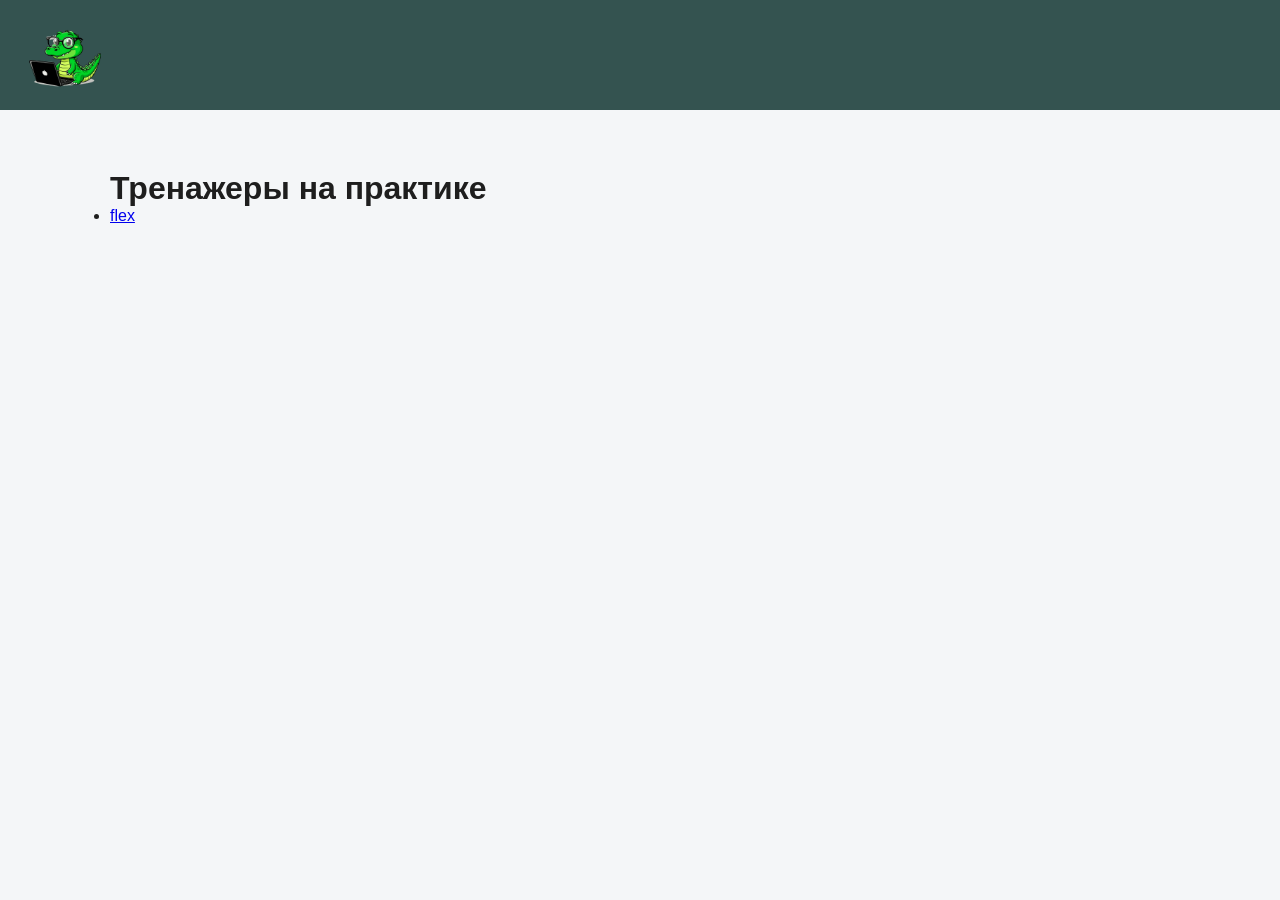
<file: index.html>
<!DOCTYPE html>
<html lang="en">
<head>
    <meta charset="UTF-8">
    <meta name="viewport" content="width=device-width, initial-scale=1.0">
    <link rel="stylesheet" href="style.css">
    <title>Document</title>
</head>
<body>
    <header class="">
        <img src="./croco.png" alt="">
    </header>
    <div class="container">
        <h1>Тренажеры на практике</h1>
        <ul>
            <li><a href="./flex/theory.html">flex</a></li>
        </ul>
    </div>


    <script>
        let progress = 0
        const arr = [1,2,3]
        console.log(arr.__proto__)
        console.log(arr.prototype)
        console.log(Object.__proto__)

        window.addEventListener('DOMContentLoaded', ()=>{
             const sqs = document.querySelector('.sqs')
        const form = document.getElementById('form')
        const input = document.querySelector('#form input[type="text"]')
        let inputValue = ''
        input?.addEventListener('input', (e)=>{
            inputValue = e.target.value
            
        })
        console.log(inputValue)
        
        const message = document.querySelector('.message')
        let sms = ''
        form.addEventListener('submit', (e)=>{
            e.preventDefault()
           
            
           
            if(inputValue === 'column'){
                message.innerText = 'true'
                sqs.style.flexDirection = 'column'
                progress = 1
            }else{
                
                 message.innerText = 'think again'
            }
        })
        })
       
    </script>
</body>
</html>
</file>
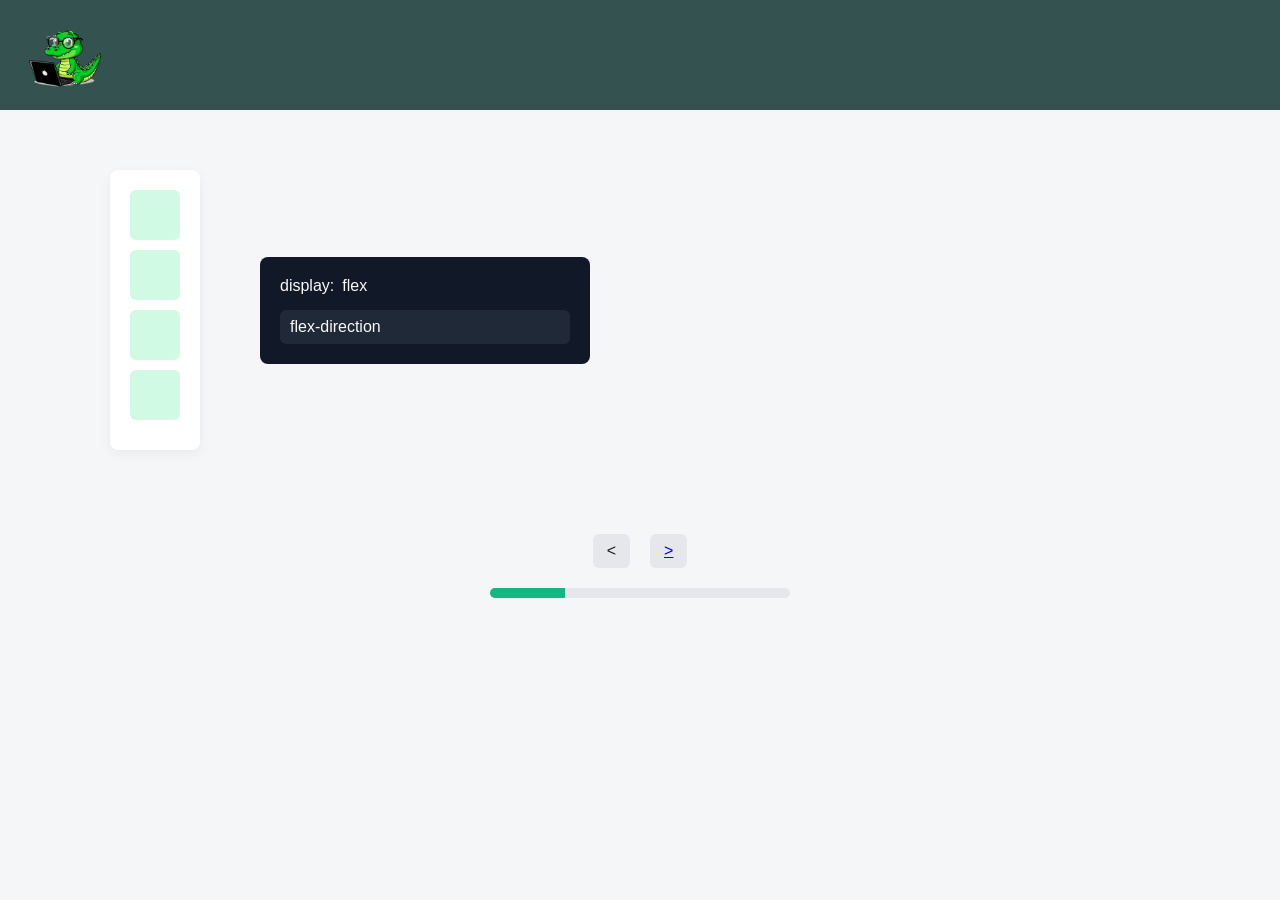
<file: flex/1.html>
<!DOCTYPE html>
<html lang="en">
<head>
    <meta charset="UTF-8">
    <meta name="viewport" content="width=device-width, initial-scale=1.0">
    <link rel="stylesheet" href="../style.css">
    <title>Document</title>
</head>
<body>
    <header class="">
        <img src="../croco.png" alt="">
    </header>
    <div class="container flex1">
        <div class="z1">
            <div class="z1__wrapper">
                <div class="z1__left">
                    <div class="sqs">
                        <div class="sq"></div>
                        <div class="sq"></div>
                        <div class="sq"></div>
                        <div class="sq"></div>
                    </div>
                </div>

                <div class="z1__right">

                    <div class="code">
                        <div class="code__row">
                            <p>display:</p>
                            <p>flex</p>
                        </div>
                        
                        <form id="form">

                        <label for="ask">
                            <p>flex-direction</p>
                            <input type="text" id="ask"></label>
                        
                    </form>
                    </div>
                    
                   
                </div>
            </div>
             <p class="message"></p>
        </div>

         <div class="progress-container"> 
         <div class="btns-nav-lessons">
            
            <a class="btn back" ><</a>
            <a class="btn forward" href="./2.html">></a>
        </div>

        <div class="progress">
            <div class="progress__line">
              <div class="progress_val"></div>
            </div>
        </div>
           </div>

       
    </div>


    <script>
        let progress = 1
        let countTrains = 4
        const progressVal = document.querySelector('.progress_val')
        progressVal.style.width = (progress/countTrains)*100 + `%` 
        console.log( progressVal.style.width)
        window.addEventListener('DOMContentLoaded', ()=>{
        const sqs = document.querySelector('.sqs')
        const form = document.getElementById('form')
        const input = document.querySelector('#form input[type="text"]')
        let inputValue = ''
        input?.addEventListener('input', (e)=>{
            inputValue = e.target.value
            
        })
        console.log(inputValue)
        
        const message = document.querySelector('.message')
        let sms = ''
        form.addEventListener('submit', (e)=>{
            e.preventDefault()
           
            
           
            if(inputValue === 'column'){
                message.innerText = 'true'
                sqs.style.flexDirection = 'column'
                progress = 1
            }else{
                
                 message.innerText = 'think again'
            }
        })
        })
       
    </script>
</body>
</html>
</file>
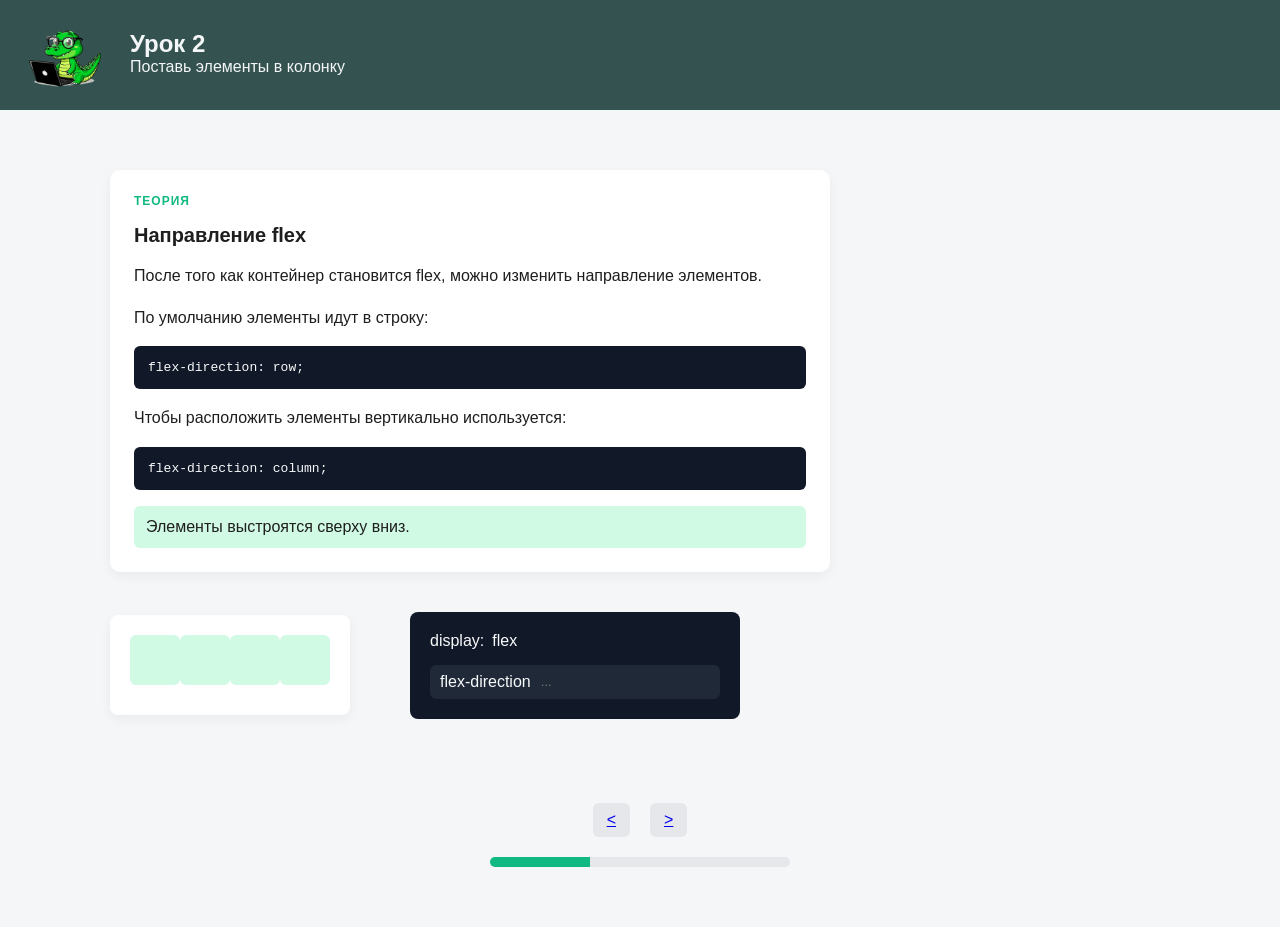
<file: flex/2.html>
<!DOCTYPE html>
<html lang="en">
<head>
<meta charset="UTF-8">
<meta name="viewport" content="width=device-width, initial-scale=1.0">
<link rel="stylesheet" href="../style.css">
<title>Flex 2</title>
</head>
<body>

<header>
<img src="../croco.png" alt="">
<div class="desc">
<h2>Урок 2</h2>
<p>Поставь элементы в колонку</p>
</div>

</header>

<div class="container flex1">


<div class="theory">

<div class="theory__badge">Теория</div>

<div class="theory__title">
Направление flex
</div>

<p>
После того как контейнер становится flex, можно изменить направление элементов.
</p>

<p>
По умолчанию элементы идут в строку:
</p>

<div class="code-block">
flex-direction: row;
</div>

<p>
Чтобы расположить элементы вертикально используется:
</p>

<div class="code-block">
flex-direction: column;
</div>

<div class="result">
Элементы выстроятся сверху вниз.
</div>

</div>

<div class="z1">

<div class="z1__wrapper">

<div class="z1__left">

<div class="sqs" style="display:flex">

<div class="sq"></div>
<div class="sq"></div>
<div class="sq"></div>
<div class="sq"></div>

</div>

</div>

<div class="z1__right">

<div class="code">

<div class="code__row">
<p>display:</p>
<p>flex</p>
</div>

<form id="form">

<label>
<p>flex-direction</p>
<input type="text" placeholder="...">
</label>

</form>

</div>

</div>

</div>

<p class="message"></p>

</div>

<div class="progress-container">

<div class="btns-nav-lessons">
<a class="btn back" href="./1.html"><</a>
<a class="btn forward" href="./3.html">></a>
</div>

<div class="progress">
<div class="progress__line">
<div class="progress_val"></div>
</div>
</div>

</div>

</div>

<script src="../script.js"></script>

<script>


trainer({
answer:'column',
lessonNumber:2,
apply:(sqs)=>{
sqs.style.flexDirection='column'
}
})

</script>

</body>
</html>
</file>
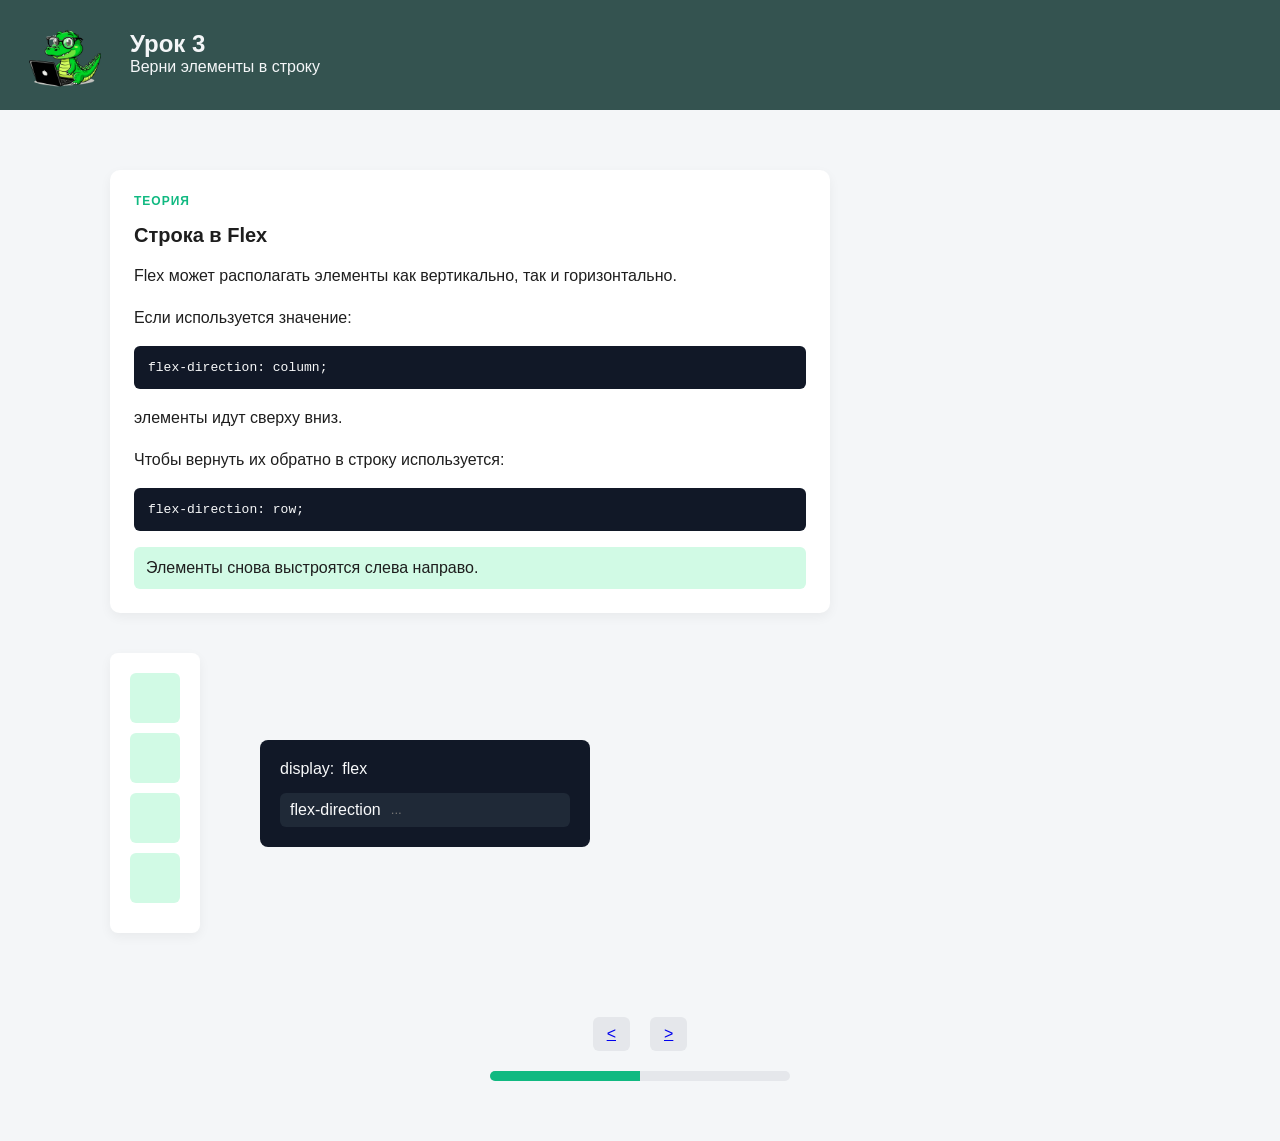
<file: flex/3.html>
<!DOCTYPE html>
<html lang="en">
<head>
<meta charset="UTF-8">
<meta name="viewport" content="width=device-width, initial-scale=1.0">
<link rel="stylesheet" href="../style.css">
<title>Flex 3</title>
</head>
<body>

<header>
<img src="../croco.png" alt="">
<div class="desc">
<h2>Урок 3</h2>
<p>Верни элементы в строку</p>
</div>

</header>

<div class="container flex1">


<div class="theory">

<div class="theory__badge">Теория</div>

<div class="theory__title">
Строка в Flex
</div>

<p>
Flex может располагать элементы как вертикально, так и горизонтально.
</p>

<p>
Если используется значение:
</p>

<div class="code-block">
flex-direction: column;
</div>

<p>
элементы идут сверху вниз.
</p>

<p>
Чтобы вернуть их обратно в строку используется:
</p>

<div class="code-block">
flex-direction: row;
</div>

<div class="result">
Элементы снова выстроятся слева направо.
</div>

</div>

<div class="z1">

<div class="z1__wrapper">

<div class="z1__left">

<div class="sqs" style="display:flex;flex-direction:column">

<div class="sq"></div>
<div class="sq"></div>
<div class="sq"></div>
<div class="sq"></div>

</div>

</div>

<div class="z1__right">

<div class="code">

<div class="code__row">
<p>display:</p>
<p>flex</p>
</div>

<form id="form">

<label>
<p>flex-direction</p>
<input type="text" placeholder="...">
</label>

</form>

</div>

</div>

</div>

<p class="message"></p>

</div>

<div class="progress-container">

<div class="btns-nav-lessons">
<a class="btn back" href="./2.html"><</a>
<a class="btn forward" href="./4.html">></a>
</div>

<div class="progress">
<div class="progress__line">
<div class="progress_val"></div>
</div>
</div>

</div>

</div>

<script src="../script.js"></script>

<script>
trainer({
answer:'row',
lessonNumber:3,
apply:(sqs)=>{
sqs.style.flexDirection='row'
}
})

</script>

</body>
</html>
</file>
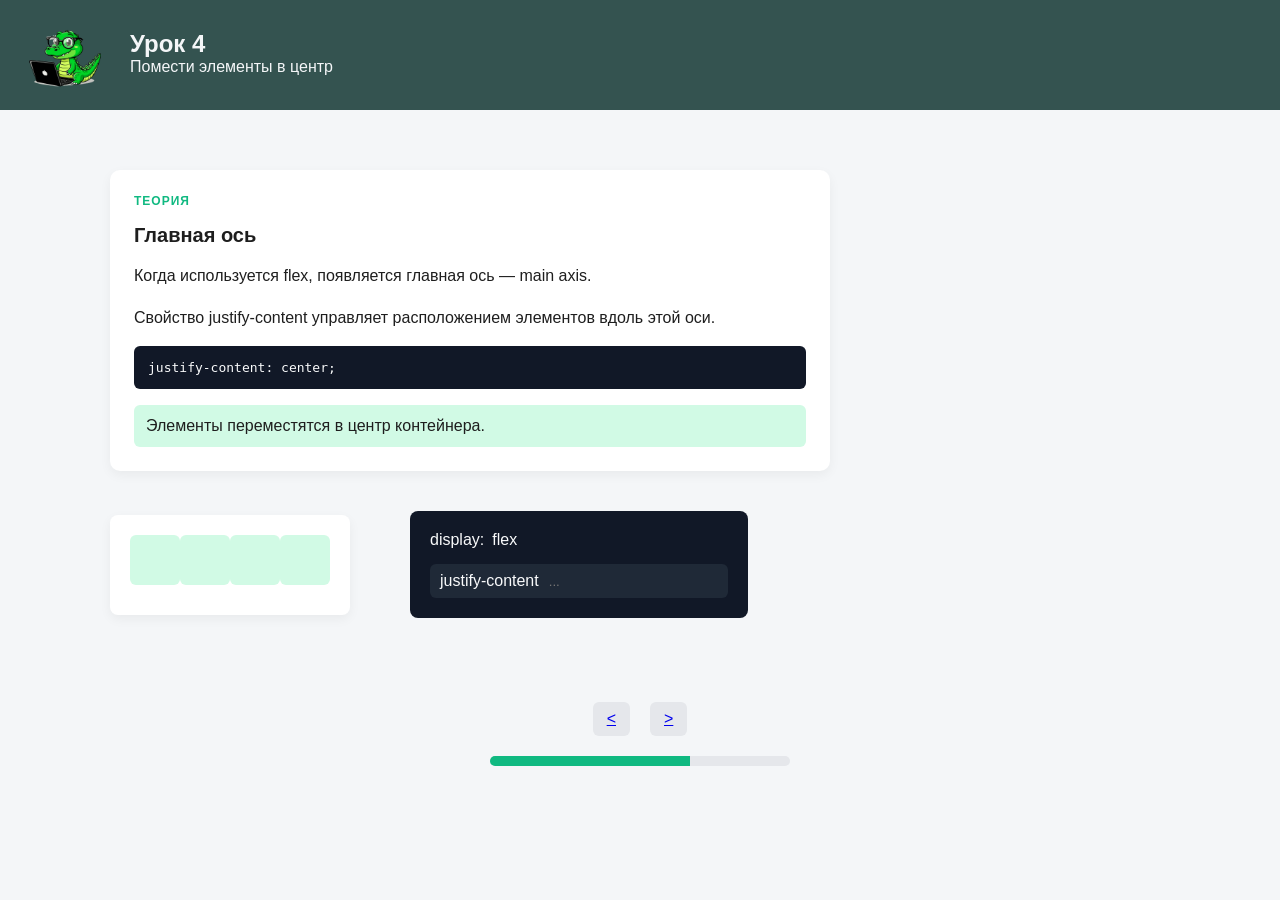
<file: flex/4.html>
<!DOCTYPE html>
<html lang="en">
<head>
<meta charset="UTF-8">
<meta name="viewport" content="width=device-width, initial-scale=1.0">
<link rel="stylesheet" href="../style.css">
<title>Flex 4</title>
</head>
<body>

<header>
<img src="../croco.png">
<div class="desc">
<h2>Урок 4</h2>
<p>Помести элементы в центр</p>
</div>

</header>

<div class="container flex1">


<div class="theory">

<div class="theory__badge">Теория</div>

<div class="theory__title">Главная ось</div>

<p>
Когда используется flex, появляется главная ось — main axis.
</p>

<p>
Свойство justify-content управляет расположением элементов вдоль этой оси.
</p>

<div class="code-block">
justify-content: center;
</div>

<div class="result">
Элементы переместятся в центр контейнера.
</div>

</div>

<div class="z1">

<div class="z1__wrapper">

<div class="z1__left">

<div class="sqs" style="display:flex">

<div class="sq"></div>
<div class="sq"></div>
<div class="sq"></div>
<div class="sq"></div>

</div>

</div>

<div class="z1__right">

<div class="code">

<div class="code__row">
<p>display:</p>
<p>flex</p>
</div>

<form id="form">

<label>
<p>justify-content</p>
<input type="text" placeholder="...">
</label>

</form>

</div>

</div>

</div>

<p class="message"></p>

</div>

<div class="progress-container">

<div class="btns-nav-lessons">
<a class="btn back" href="./3.html"><</a>
<a class="btn forward" href="./5.html">></a>
</div>

<div class="progress">
<div class="progress__line">
<div class="progress_val"></div>
</div>
</div>

</div>

</div>

<script src="../script.js"></script>

<script>

trainer({
answer:'center',
lessonNumber:4,
apply:(sqs)=>{
sqs.style.justifyContent='center'
}
})

</script>

</body>
</html>
</file>
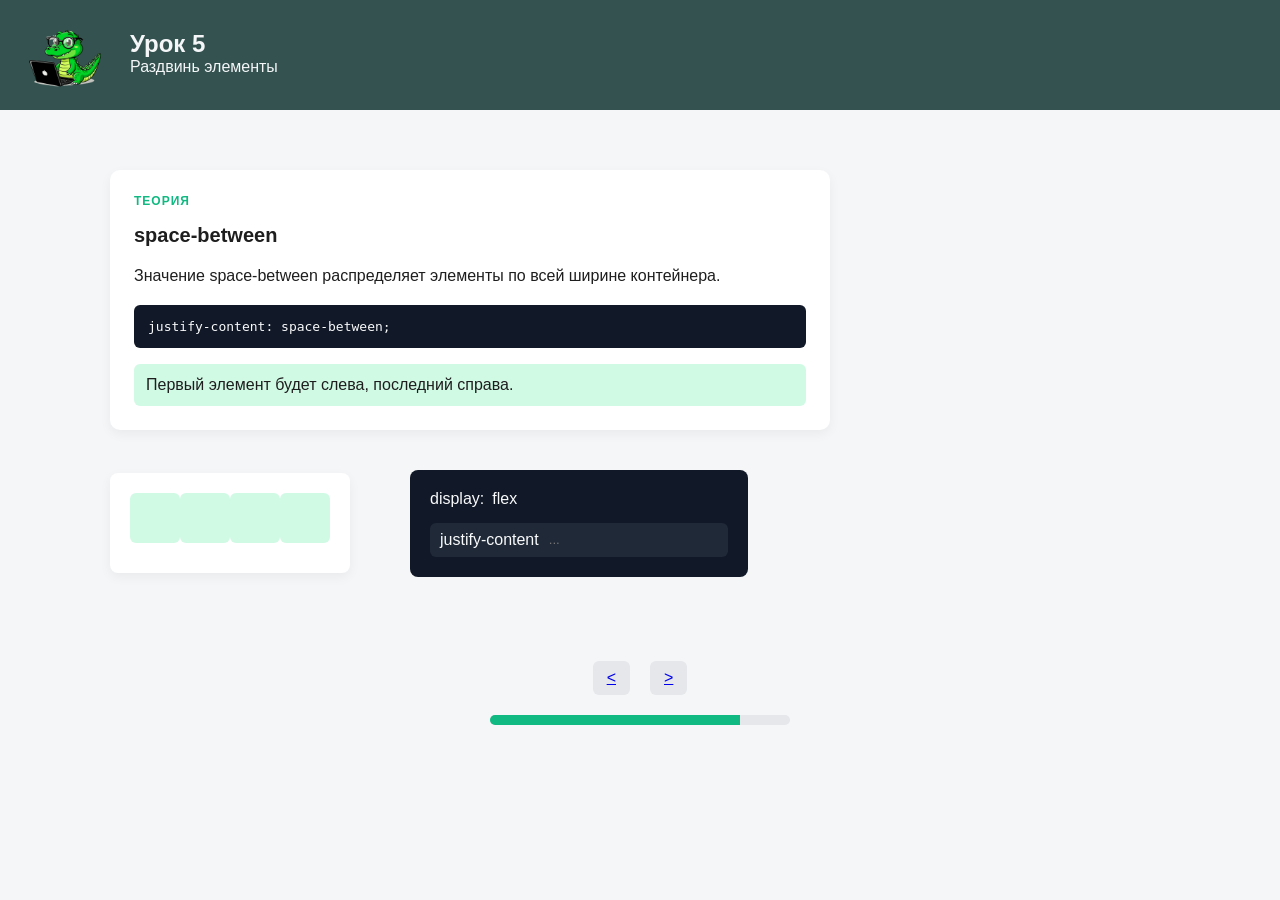
<file: flex/5.html>
<!DOCTYPE html>
<html lang="en">
<head>
<meta charset="UTF-8">
<meta name="viewport" content="width=device-width, initial-scale=1.0">
<link rel="stylesheet" href="../style.css">
<title>Flex 5</title>
</head>
<body>

<header>
<img src="../croco.png">
<div class="desc">
<h2>Урок 5</h2>
<p>Раздвинь элементы</p>
</div>
</header>

<div class="container flex1">



<div class="theory">

<div class="theory__badge">Теория</div>

<div class="theory__title">space-between</div>

<p>
Значение space-between распределяет элементы по всей ширине контейнера.
</p>

<div class="code-block">
justify-content: space-between;
</div>

<div class="result">
Первый элемент будет слева, последний справа.
</div>

</div>

<div class="z1">

<div class="z1__wrapper">

<div class="z1__left">

<div class="sqs" style="display:flex">

<div class="sq"></div>
<div class="sq"></div>
<div class="sq"></div>
<div class="sq"></div>

</div>

</div>

<div class="z1__right">

<div class="code">

<div class="code__row">
<p>display:</p>
<p>flex</p>
</div>

<form id="form">

<label>
<p>justify-content</p>
<input type="text" placeholder="...">
</label>

</form>

</div>

</div>

</div>

<p class="message"></p>

</div>

<div class="progress-container">

<div class="btns-nav-lessons">
<a class="btn back" href="./4.html"><</a>
<a class="btn forward" href="./6.html">></a>
</div>

<div class="progress">
<div class="progress__line">
<div class="progress_val"></div>
</div>
</div>

</div>

</div>

<script src="../script.js"></script>

<script>

trainer({
answer:'space-between',
lessonNumber:5,
apply:(sqs)=>{
sqs.style.justifyContent='space-between'
}
})

</script>

</body>
</html>
</file>
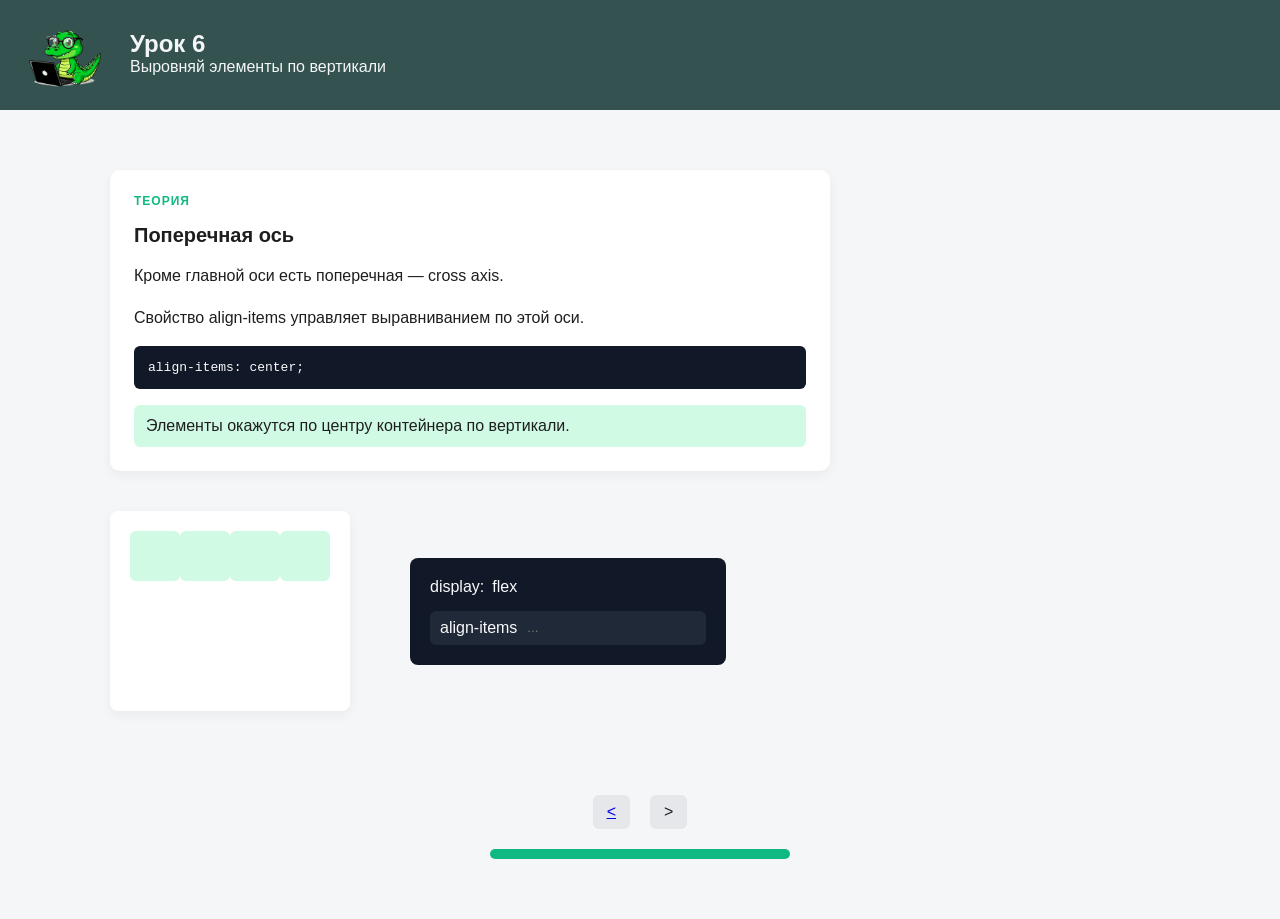
<file: flex/6.html>
<!DOCTYPE html>
<html lang="en">
<head>
<meta charset="UTF-8">
<meta name="viewport" content="width=device-width, initial-scale=1.0">
<link rel="stylesheet" href="../style.css">
<title>Flex 6</title>
</head>
<body>

<header>
<img src="../croco.png">
<div class="desc">
<h2>Урок 6</h2>
<p>Выровняй элементы по вертикали</p>
</div>
</header>

<div class="container flex1">



<div class="theory">

<div class="theory__badge">Теория</div>

<div class="theory__title">Поперечная ось</div>

<p>
Кроме главной оси есть поперечная — cross axis.
</p>

<p>
Свойство align-items управляет выравниванием по этой оси.
</p>

<div class="code-block">
align-items: center;
</div>

<div class="result">
Элементы окажутся по центру контейнера по вертикали.
</div>

</div>

<div class="z1">

<div class="z1__wrapper">

<div class="z1__left">

<div class="sqs" style="display:flex;height:200px">

<div class="sq"></div>
<div class="sq"></div>
<div class="sq"></div>
<div class="sq"></div>

</div>

</div>

<div class="z1__right">

<div class="code">

<div class="code__row">
<p>display:</p>
<p>flex</p>
</div>

<form id="form">

<label>
<p>align-items</p>
<input type="text" placeholder="...">
</label>

</form>

</div>

</div>

</div>

<p class="message"></p>

</div>

<div class="progress-container">

<div class="btns-nav-lessons">
<a class="btn back" href="./5.html"><</a>
<a class="btn forward">></a>
</div>

<div class="progress">
<div class="progress__line">
<div class="progress_val"></div>
</div>
</div>

</div>

</div>

<script src="../script.js"></script>

<script>

trainer({
answer:'center',
lessonNumber:6,
apply:(sqs)=>{
sqs.style.alignItems='center'
}
})

</script>

</body>
</html>
</file>
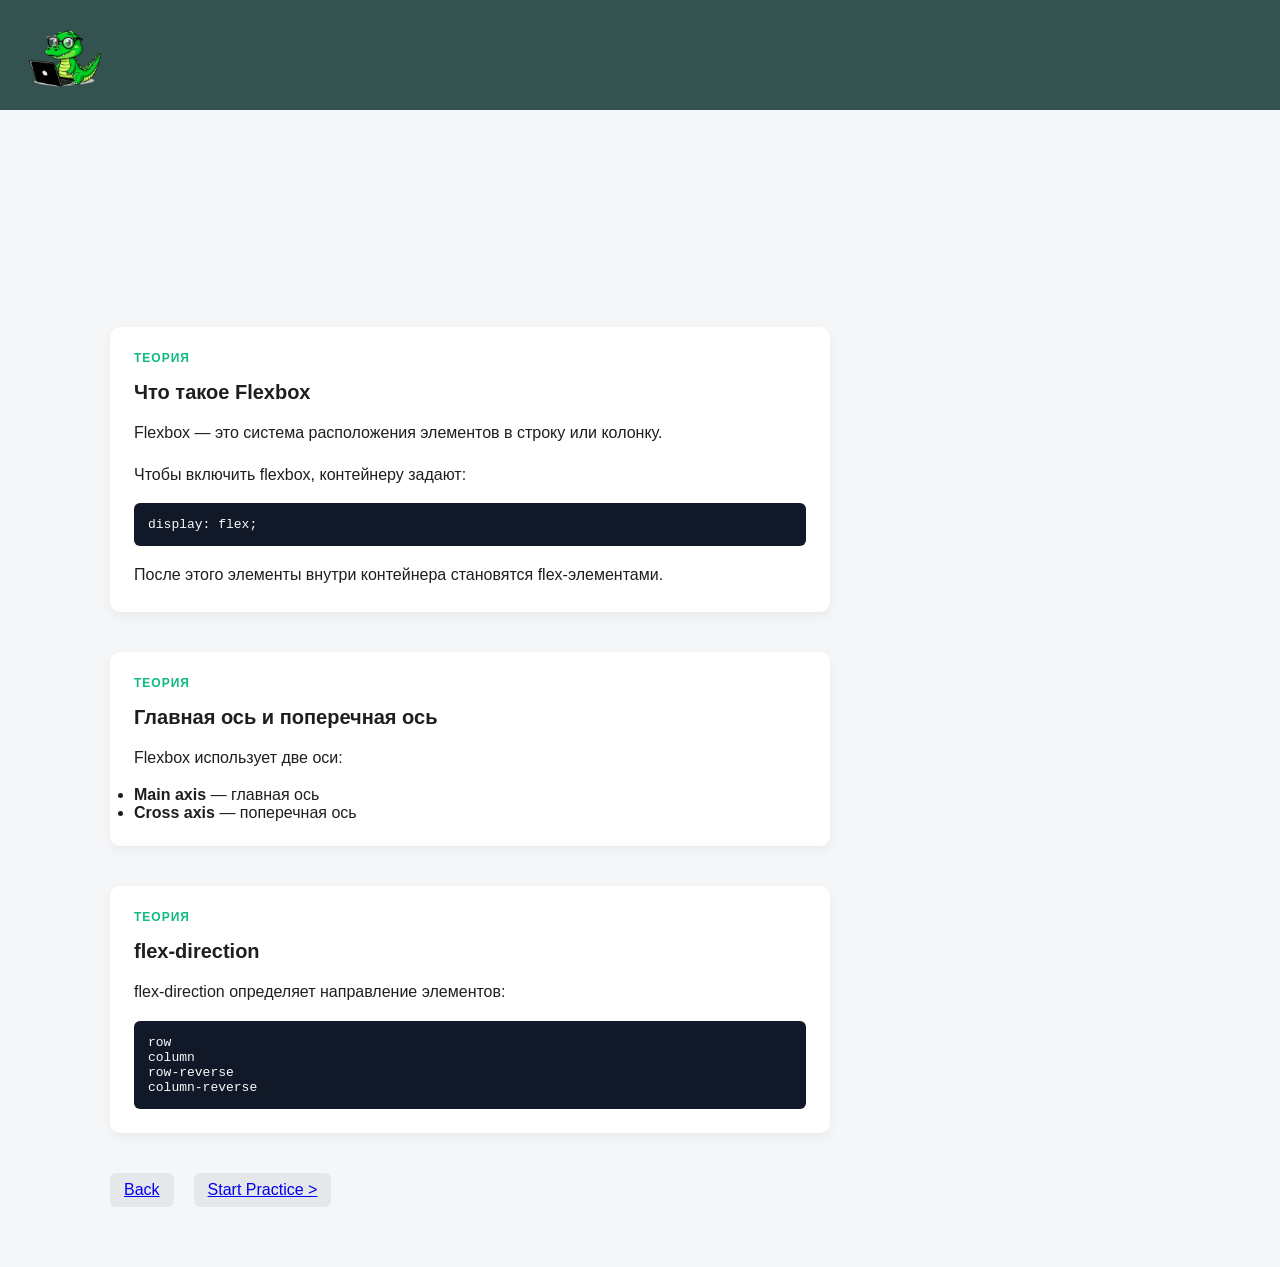
<file: flex/theory.html>
<!DOCTYPE html>
<html lang="en">
<head>
<meta charset="UTF-8">
<meta name="viewport" content="width=device-width, initial-scale=1.0">
<link rel="stylesheet" href="../style.css">
<title>Flexbox Trainer</title>
</head>
<body>

<header>
<img src="../croco.png" alt="">
</header>

<div class="container flex1">

<div class="progress-container">
    <div class="progress">
        <div class="progress_val"></div>
    </div>
</div>

<div class="desc">
<h1>Flexbox — Теория</h1>
</div>

<div class="theory">
<div class="theory__badge">Теория</div>
<div class="theory__title">Что такое Flexbox</div>
<p>Flexbox — это система расположения элементов в строку или колонку.</p>
<p>Чтобы включить flexbox, контейнеру задают:</p>
<div class="code-block">display: flex;</div>
<p>После этого элементы внутри контейнера становятся flex-элементами.</p>
</div>

<div class="theory">
<div class="theory__badge">Теория</div>
<div class="theory__title">Главная ось и поперечная ось</div>
<p>Flexbox использует две оси:</p>
<ul>
<li><strong>Main axis</strong> — главная ось</li>
<li><strong>Cross axis</strong> — поперечная ось</li>
</ul>
</div>

<div class="theory">
<div class="theory__badge">Теория</div>
<div class="theory__title">flex-direction</div>
<p>flex-direction определяет направление элементов:</p>
<div class="code-block">
row<br>
column<br>
row-reverse<br>
column-reverse
</div>
</div>

<div class="btns-nav-lessons">
<a class="btn" href="../index.html">Back</a>
<a class="btn" href="./1.html">Start Practice ></a>
</div>

</div>

<script>
const totalLessons = 7; // включая trainer.html
const currentLesson = 0; // trainer = 0
const progressLine = document.querySelector('.progress_val');
progressLine.style.width = ((currentLesson+1)/totalLessons)*100 + '%';
</script>

</body>
</html>
</file>
<file: style.css>
:root{
    --bg-main:#f4f6f8;
    --text-main:#1e1e1e;

    --header-bg:#345350;

    --card-bg:#ffffff;
    --code-bg:#111827;
    --code-secondary:#1f2937;

    --accent:#10b981;
    --accent-soft:#d1fae5;

    --error:#ef4444;

    --border-light:#e5e7eb;
    --hover-light:#d1d5db;

    --shadow-soft:0 4px 12px rgba(0,0,0,0.05);
}

*{
    margin:0;
    padding:0;
    box-sizing:border-box;
    font-family:Arial,sans-serif;
}

body{
    background:var(--bg-main);
    color:var(--text-main);
}

header{
    display:flex;
    align-items:center;
    padding:10px 20px;
    background:var(--header-bg);
}

header img{
    max-width:90px;
}

.container{
    max-width:1100px;
    margin:40px auto;
    padding:20px;
}

.flex1{
    display:flex;
    flex-direction:column;
    /* align-items:center; */
    gap:40px;
}

.desc{
    color: var(--bg-main);
    padding: 20px;
    align-self:flex-start;
}

.theory{
    width:100%;
    max-width:720px;
    background:var(--card-bg);
    border-radius:10px;
    padding:24px;
    box-shadow:var(--shadow-soft);
    display:flex;
    flex-direction:column;
    gap:16px;
}

.theory__badge{
    font-size:12px;
    text-transform:uppercase;
    font-weight:700;
    letter-spacing:1px;
    color:var(--accent);
}

.theory__title{
    font-size:20px;
    font-weight:600;
}

.theory p{
    line-height:1.6;
}

.code-block{
    background:var(--code-bg);
    color:#f9fafb;
    padding:14px;
    border-radius:6px;
    font-family:monospace;
   
}

.result{
    background:var(--accent-soft);
    padding:12px;
    border-radius:6px;
}

.z1{
    display:flex;
    flex-direction:column;
    gap:20px;
}

.z1__wrapper{
    display:flex;
    gap:60px;
    align-items: center;
    /* align-items:flex-start; */
}

.sqs{
    padding:20px;
    background:var(--card-bg);
    border-radius:8px;
    box-shadow:var(--shadow-soft);
}

.sq{
    width:50px;
    height:50px;
    background:var(--accent-soft);
    border-radius:6px;
    margin-bottom:10px;
}

.code{
    display:flex;
    flex-direction:column;
    gap:15px;
    background:var(--code-bg);
    padding:20px;
    border-radius:8px;
    color:#f9fafb;
}

.code__row{
    display:flex;
    gap:8px;
}

label{
    display:flex;
    justify-content:space-between;
    gap:10px;
    background:var(--code-secondary);
    padding:8px 10px;
    border-radius:6px;
}

input{
    border:none;
    outline:none;
    background:transparent;
    color:var(--accent);
}

.message{
    min-height:24px;
    font-weight:500;
}

.success{
    color:var(--accent);
}

.error{
    color:var(--error);
}

.progress-container{
    display:flex;
    flex-direction:column;
    align-items:center;
    gap:20px;
}

.btns-nav-lessons{
    display:flex;
    gap:20px;
}

a.btn{
    padding:8px 14px;
    border-radius:6px;
    background:var(--border-light);
}

a.btn:hover{
    background:var(--hover-light);
}

.progress{
    width:300px;
}

.progress__line{
    height:10px;
    background:var(--border-light);
    border-radius:20px;
    overflow:hidden;
}

.progress_val{
    height:100%;
    background:var(--accent);
    width:0;
}
</file>
